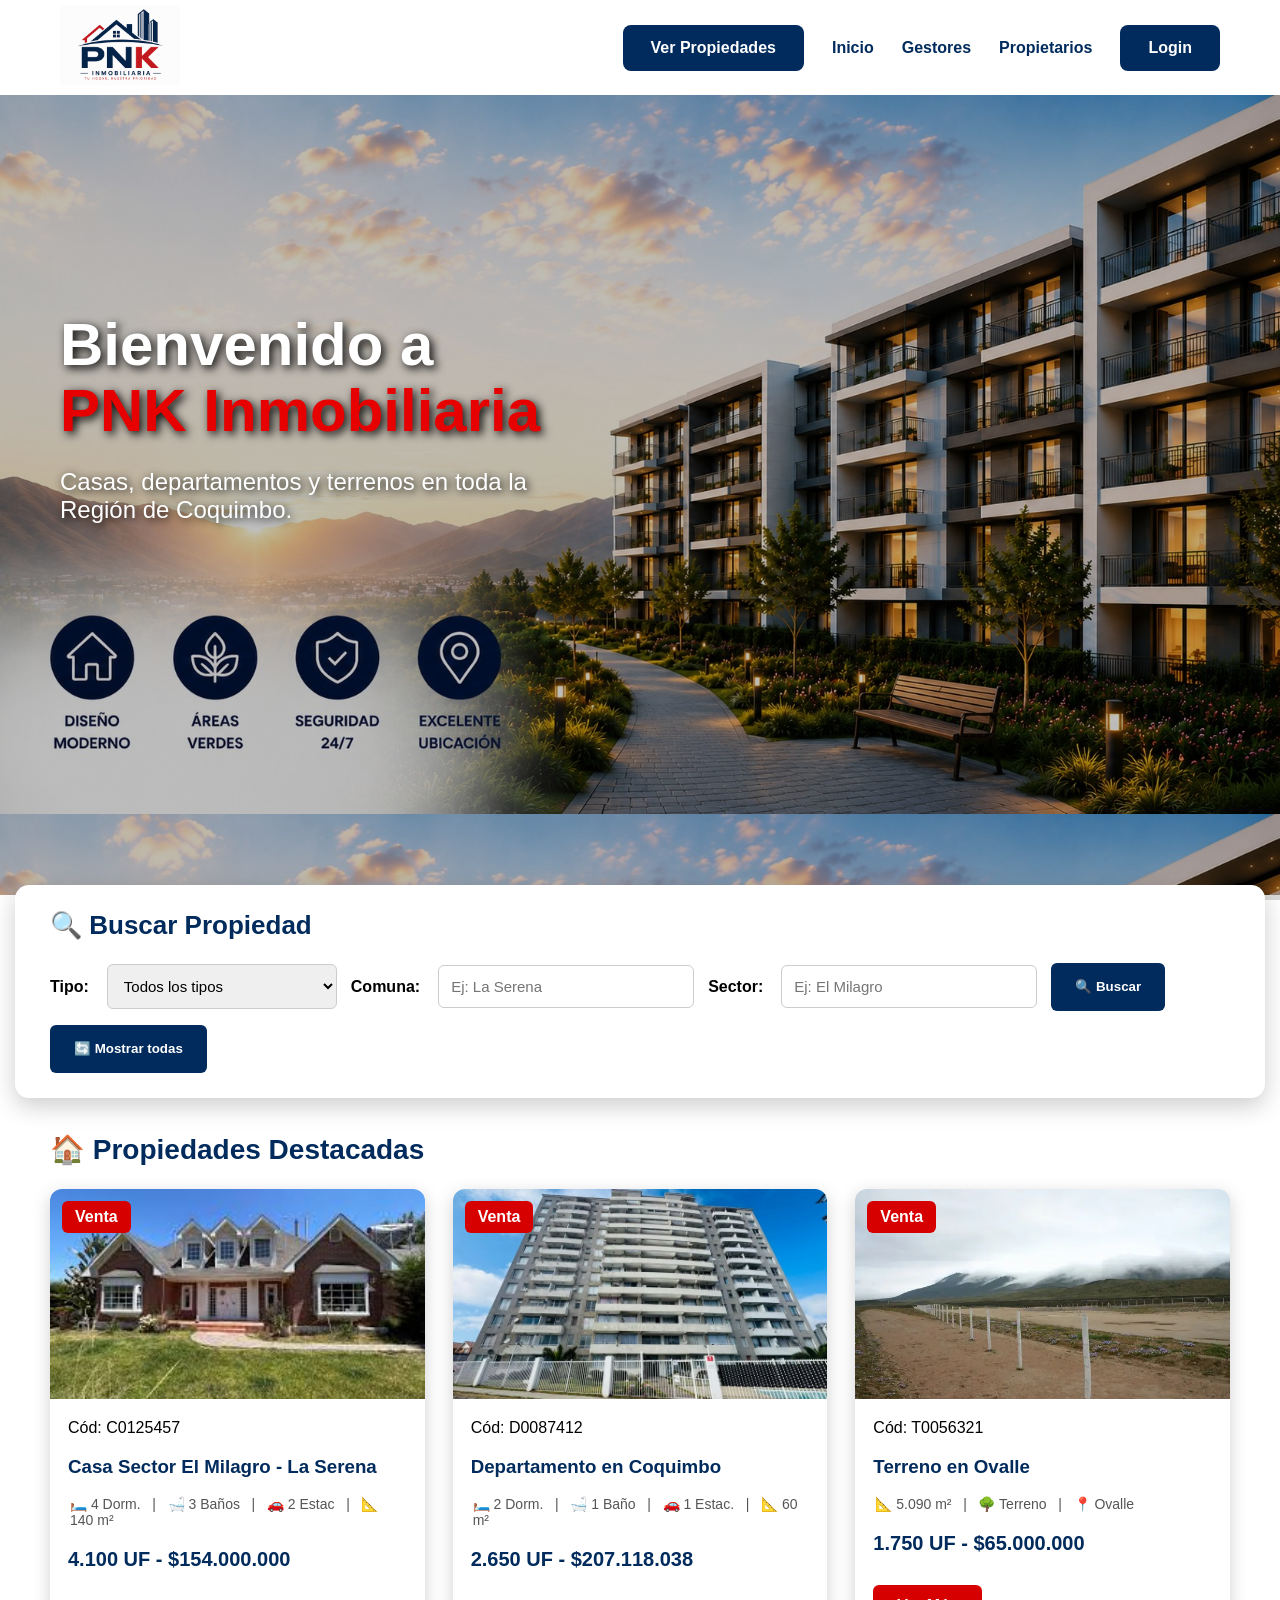
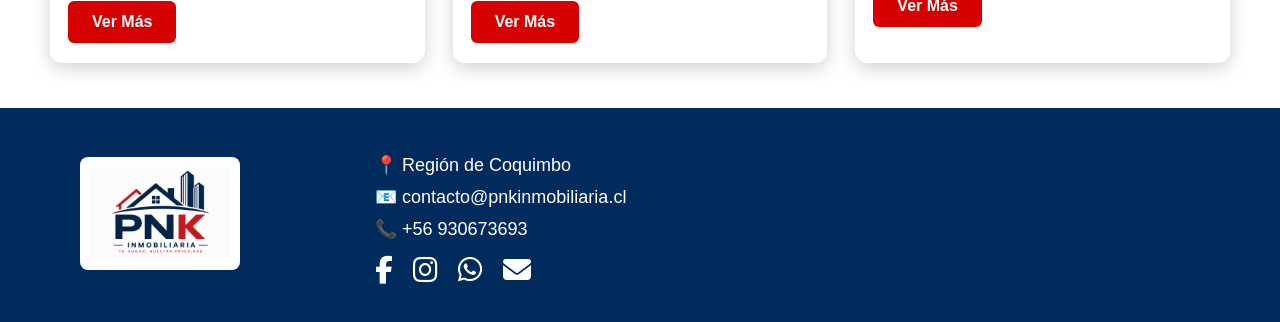
<file: index.html>
<!DOCTYPE html>
<html lang="es">
<head>
    <meta charset="UTF-8">
    <title>PNK Inmobiliaria</title>
    <link rel="stylesheet" href="css/estilos.css?v=300">
    <link rel="stylesheet"
    href="https://cdnjs.cloudflare.com/ajax/libs/font-awesome/6.5.1/css/all.min.css">
</head>

<body>

<header class="header-principal">
    <div class="logo">
        <img src="img/logo.png" alt="Logo PNK Inmobiliaria">
    </div>
<!-- Menú principal de navegación del sistema PNK Inmobiliaria -->
    <nav class="menu">
    <a href="catalogo.php" class="btn-login">Ver Propiedades</a>
    <a href="index.html">Inicio</a>
    <a href="gestor.php">Gestores</a>
    <a href="propietario.php">Propietarios</a>
    <a href="login.php" class="btn-login">Login</a>
    </nav>
</header>

<section class="hero">
    <div class="hero-contenido">
        <h1>
    Bienvenido a<br>
    <span>PNK Inmobiliaria</span>
</h1>

<p>
    Casas, departamentos y terrenos en toda la Región de Coquimbo.
</p>
    </div>
</section>

<main>

<section class="buscador">

    <h2>🔍 Buscar Propiedad</h2>

    <form action="catalogo.php" method="GET">

        <label>Tipo:</label>

        <select name="tipo" class="inputFiltro">
            <option value="">Todos los tipos</option>
            <option value="Casa">Casa</option>
            <option value="Departamento">Departamento</option>
            <option value="Terreno">Terreno</option>
        </select>

        <label>Comuna:</label>

        <input type="text"
               name="comuna"
               class="inputFiltro"
               placeholder="Ej: La Serena">

        <label>Sector:</label>

        <input type="text"
               name="sector"
               class="inputFiltro"
               placeholder="Ej: El Milagro">

        <button type="submit" class="btnLimpiarFiltros">
            🔍 Buscar
        </button>
        <button type="button"
        class="btnLimpiarFiltros"
        onclick="mostrarTodas()">
    🔄 Mostrar todas
</button>

    </form>

</section>
<section class="propiedades">
    <h2>🏠 Propiedades Destacadas</h2>

    <div class="contenedor-propiedades">

        <article>
            <span class="etiqueta">Venta</span>
            <img src="img/casa1.jpg" alt="Casa en La Serena">
            <p>Cód: C0125457</p>
            <h3>Casa Sector El Milagro - La Serena</h3>
            <div class="datos">
            🛏️ 4 Dorm.
            &nbsp;&nbsp;|&nbsp;&nbsp;
           🛁 3 Baños
            &nbsp;&nbsp;|&nbsp;&nbsp;
            🚗 2 Estac
            &nbsp;&nbsp;|&nbsp;&nbsp;
            📐 140 m²
            </div>

            <p class="precio-destacado">
            4.100 UF - $154.000.000
            </p>
            
            <a href="detalle-casa.html" class="btn-vermas">Ver Más</a>
        </article>

        <article>
            <span class="etiqueta">Venta</span>
            <img src="img/departamento.jpg" alt="Departamento en Coquimbo">
            <p>Cód: D0087412</p>

            <h3>Departamento en Coquimbo</h3>

            <div class="datos">
            🛏️ 2 Dorm.
            &nbsp;&nbsp;|&nbsp;&nbsp;
            🛁 1 Baño
            &nbsp;&nbsp;|&nbsp;&nbsp;
            🚗 1 Estac.
            &nbsp;&nbsp;|&nbsp;&nbsp;
            📐 60 m²
            </div>
            <p class="precio-destacado">
            2.650 UF - $207.118.038
            </p>

            <a href="detalle-departamento.html" class="btn-vermas">Ver Más</a>
            </article>

        <article>
           <span class="etiqueta">Venta</span>

           <img src="img/terreno.jpg" alt="Terreno en Ovalle">

           <p>Cód: T0056321</p>

           <h3>Terreno en Ovalle</h3>

           <div class="datos">
            📐 5.090 m²
            &nbsp;&nbsp;|&nbsp;&nbsp;
            🌳 Terreno
            &nbsp;&nbsp;|&nbsp;&nbsp;
            📍 Ovalle
           </div>

           <p class="precio-destacado">
           1.750 UF - $65.000.000
           </p>

           <a href="detalle-terreno.html" class="btn-vermas">
           Ver Más
          </a>
        </article>

    </div>
</section>

</main>

<footer class="footer-principal">

    <div class="footer-logo">
        <img src="img/logo.png" alt="Logo PNK Inmobiliaria">
    </div>

    <div class="footer-info">
        <p>📍 Región de Coquimbo</p>
        <p>📧 contacto@pnkinmobiliaria.cl</p>
        <p>📞 +56 930673693</p>
        

        <div class="redes">

    <a href="#">
        <i class="fab fa-facebook-f"></i>
    </a>

    <a href="#">
        <i class="fab fa-instagram"></i>
    </a>

    <a href="#">
        <i class="fab fa-whatsapp"></i>
    </a>

    <a href="mailto:contacto@pnkinmobiliaria.cl">
        <i class="fas fa-envelope"></i>
    </a>

</div>
    </div>

    <div class="footer-mapa">
        <iframe
            src="https://www.google.com/maps?q=Coquimbo+Chile&output=embed"
            loading="lazy">
        </iframe>
    </div>

</footer>
<script>
document.querySelector(".buscador form").addEventListener("submit", function(e) {
    e.preventDefault();

    let tipo = document.querySelector('select[name="tipo"]').value.toLowerCase();
    let comuna = document.querySelector('input[name="comuna"]').value.toLowerCase().trim();
    let sector = document.querySelector('input[name="sector"]').value.toLowerCase().trim();

    let tarjetas = document.querySelectorAll(".contenedor-propiedades article");
    let encontrados = 0;

    tarjetas.forEach(function(tarjeta) {
        let texto = tarjeta.textContent.toLowerCase();

        let coincideTipo = tipo === "" || texto.includes(tipo);
        let coincideComuna = comuna === "" || texto.includes(comuna);
        let coincideSector = sector === "" || texto.includes(sector);

        if (coincideTipo && coincideComuna && coincideSector) {
            tarjeta.style.display = "block";
            encontrados++;
        } else {
            tarjeta.style.display = "none";
        }
    });

    if (encontrados === 0) {
        alert("No se encontraron propiedades.");
    }
});
function mostrarTodas() {

    document.querySelector('select[name="tipo"]').value = "";
    document.querySelector('input[name="comuna"]').value = "";
    document.querySelector('input[name="sector"]').value = "";

    let tarjetas = document.querySelectorAll(".contenedor-propiedades article");

    tarjetas.forEach(function(tarjeta) {
        tarjeta.style.display = "block";
    });
}
</script>
</body>
</html>
</file>
<file: css/estilos.css>
body{
    font-family: Arial, sans-serif;
    margin: 0;

    background-image:
    linear-gradient(
    rgba(255,255,255,0.85),
    rgba(255,255,255,0.85)),
    url("../img/banner.jpg");

    background-size: cover;
    background-position: center;
    background-attachment: fixed;
}

/* HEADER */

.header-principal{
    height: 95px;
    background: white;
    display: flex;
    justify-content: space-between;
    align-items: center;
    padding: 0 60px;
    box-shadow: 0 2px 10px rgba(0,0,0,0.12);
}

.logo img{
    width: 120px;
}

.menu{
    display: flex;
    align-items: center;
    gap: 28px;
}

.menu a{
    color: #002b5c;
    text-decoration: none;
    font-weight: bold;
}
/* Página actual */
.menu a:first-child{
    color: #cc0000;
}

.menu a:hover{
    color: #d60000;
}

.btn-login{
    background: #002b5c;
    color: white !important;
    padding: 14px 28px;
    border-radius: 8px;
}

/* HERO */

.hero{
    height: 800px;
    background-image:
    linear-gradient(rgba(0,0,0,0.25), rgba(0,0,0,0.25)),
    url("../img/banner.jpg");
    background-size: 101%;
    background-position: center top;
    display: flex;
    align-items: center;
    padding-left: 60px;
}
.hero-contenido{
    max-width: 520px;
    margin-top: -130px;
}
.hero h1{
    color: white;
    font-size: 60px;
    line-height: 1.1;
    text-shadow: 3px 3px 10px black;
    margin: 0;
}

.hero h1 span{
    color: #e60000;
    font-weight: 800;
}

.hero p{
    color: white;
    font-size: 24px;
    text-shadow: 2px 2px 8px black;
}

/* BUSCADOR */

.buscador{
    max-width: 1180px;
    margin: -10px auto 35px auto;
    background: white;
    padding: 25px 35px;
    border-radius: 14px;
    box-shadow: 0 8px 25px rgba(0,0,0,0.20);
    position: relative;
    z-index: 5;
}

.buscador h2{
    color: #002b5c;
    margin-top: 0;
    font-size: 26px;
}

.buscador form{
    display: flex;
    align-items: center;
    gap: 18px;
    flex-wrap: wrap;
}

.buscador label{
    font-weight: bold;
}

.buscador select,
.buscador input{
    padding: 12px;
    border: 1px solid #ccc;
    border-radius: 6px;
}

.buscador button{
    background: #002b5c;
    color: white;
    border: none;
    padding: 13px 35px;
    border-radius: 6px;
    font-weight: bold;
    cursor: pointer;
}

.buscador button:hover{
    background: #d60000;
}

/* PROPIEDADES */

.propiedades{
    max-width: 1180px;
    margin: 0 auto 45px auto;
}

.propiedades h2{
    color: #002b5c;
    font-size: 28px;
}

.contenedor-propiedades{
    display: flex;
    gap: 28px;
}

article{
    background: white;
    width: 33.3%;
    border-radius: 12px;
    overflow: hidden;
    box-shadow: 0 5px 18px rgba(0,0,0,0.18);
    position: relative;
    transition: 0.3s;
}

article:hover{
    transform: translateY(-5px);
}

article img{
    width: 100%;
    height: 210px;
    object-fit: cover;
}

article p,
article h3{
    padding: 0 18px;
}

article h3{
    color: #002b5c;
}

article strong{
    color: #e60000;
}

article a{
    display: inline-block;
    background: #d60000;
    color: white;
    text-decoration: none;
    padding: 12px 24px;
    border-radius: 6px;
    margin: 10px 18px 20px 18px;
    font-weight: bold;
}

article a:hover{
    background: #a80000;
}

.etiqueta{
    position: absolute;
    top: 12px;
    left: 12px;
    background: #d60000;
    color: white;
    padding: 7px 13px;
    border-radius: 6px;
    font-weight: bold;
}

/* FOOTER */

.footer-principal{
    background:#002b5c;
    color:white;
    display:grid;
    grid-template-columns:1fr 1.5fr 1.5fr;
    gap:30px;
    align-items:center;
    padding:35px 80px;
}

.footer-logo img{
    width:140px;
    background:white;
    padding:10px;
    border-radius:8px;
}

.footer-info p{
    margin:10px 0;
    font-size:18px;
}

.footer-info a{
    color:white;
    text-decoration:none;
}
.redes{
    display:flex;
    gap:20px;
    margin-top:15px;
}

.redes a{
    color:white;
    font-size:28px;
    transition:0.3s;
}

.redes a:hover{
    color:#ffcc00;
    transform:scale(1.15);
}
.footer-mapa iframe{
    width:100%;
    height:140px;
    border:0;
    border-radius:12px;
}
.galeria{
    display: grid;
    grid-template-columns: repeat(4, 1fr);
    gap: 15px;
    margin: 20px;
}

.galeria img{
    width: 100%;
    height: 250px;
    object-fit: cover;
    border-radius: 10px;
    box-shadow: 0 3px 10px rgba(0,0,0,0.2);
}
.ubicacion{
    max-width: 1200px;
    margin: 30px auto;
    padding: 20px;
}

.ubicacion h2,
.acciones-propiedad h2{
    color: #002b5c;
    font-size: 28px;
}

.ubicacion iframe{
    width: 100%;
    height: 420px;
    border: 0;
    border-radius: 15px;
    box-shadow: 0 5px 18px rgba(0,0,0,0.18);
}

.acciones-propiedad{
    max-width: 1200px;
    margin: 30px auto;
    padding: 25px;
    background: white;
    border-radius: 15px;
    box-shadow: 0 5px 18px rgba(0,0,0,0.15);
}

.acciones-propiedad button{
    background: #002b5c;
    color: white;
    border: none;
    padding: 12px 22px;
    margin: 8px;
    border-radius: 8px;
    font-weight: bold;
    cursor: pointer;
}

.acciones-propiedad button:hover{
    background: #d60000;
}

.btn-visita{
    background: #d60000 !important;
}

.volver{
    display: inline-block;
    margin-top: 15px;
    color: #002b5c;
    font-weight: bold;
    text-decoration: none;
}
.detalle-info{
    max-width: 1200px;
    margin: 30px auto;
    display: grid;
    grid-template-columns: 1fr 1fr;
    gap: 25px;
}

.card-detalle{
    background: white;
    padding: 25px;
    border-radius: 15px;
    box-shadow: 0 5px 18px rgba(0,0,0,0.15);
}

.card-detalle h2{
    color: #002b5c;
    margin-top: 0;
}

.card-detalle ul{
    padding-left: 20px;
    line-height: 1.8;
}

.card-detalle p{
    line-height: 1.6;
}

.detalle-info .card-detalle:first-child{
    grid-column: 1 / 3;
}
.titulo-propiedad{
    max-width: 1200px;
    margin: 40px auto 20px auto;
    padding: 0 20px;
}

.titulo-propiedad h1{
    color: #002b5c;
    font-size: 42px;
    margin-bottom: 10px;
}

.codigo{
    font-size: 22px;
    color: #666;
    font-weight: bold;
    margin-bottom: 30px;
}

.titulo-propiedad h2{
    color: #002b5c;
    font-size: 28px;
    border-left: 6px solid #e60000;
    padding-left: 12px;
}
/* CRUD USUARIOS */

.contenedor-usuarios{
    max-width: 1000px;
    margin: 40px auto;
    background: white;
    padding: 40px;
    border-radius: 15px;
    box-shadow: 0 5px 15px rgba(0,0,0,0.15);
}

.contenedor-usuarios h1{
    color: #002b5c;
    text-align: center;
    margin-bottom: 30px;
}

.contenedor-usuarios h2{
    color: #002b5c;
    margin-top: 40px;
}

.contenedor-usuarios form{
    background: transparent;
    box-shadow: none;
    padding: 0;
}

.contenedor-usuarios input,
.contenedor-usuarios select{
    width: 300px;
    padding: 10px;
    border: 1px solid #ccc;
    border-radius: 6px;
}

.contenedor-usuarios table{
    width: 100%;
    border-collapse: collapse;
    margin-top: 20px;
}

.contenedor-usuarios th{
    background: #002b5c;
    color: white;
    padding: 12px;
}

.contenedor-usuarios td{
    padding: 10px;
    border: 1px solid #ddd;
    text-align: center;
}

.contenedor-usuarios button{
    background: #002b5c;
    color: white;
    border: none;
    padding: 10px 15px;
    border-radius: 6px;
    cursor: pointer;
}

.volver{
    display: inline-block;
    margin-top: 20px;
    margin-right: 20px;
    color: #002b5c;
    text-decoration: none;
    font-weight: bold;
}
/* CRUD PROPIEDADES */

.contenedor-propiedades-crud{
    max-width: 1100px;
    margin: 40px auto;
    background: white;
    padding: 40px;
    border-radius: 15px;
    box-shadow: 0 5px 15px rgba(0,0,0,0.15);
}

.contenedor-propiedades-crud h1,
.contenedor-propiedades-crud h2{
    color: #002b5c;
}

.contenedor-propiedades-crud form{
    background: transparent;
    box-shadow: none;
    padding: 0;
}

.contenedor-propiedades-crud input,
.contenedor-propiedades-crud select{
    padding: 10px;
    border: 1px solid #ccc;
    border-radius: 6px;
    margin: 5px;
}

.contenedor-propiedades-crud button{
    background: #002b5c;
    color: white;
    border: none;
    padding: 12px 22px;
    border-radius: 6px;
    font-weight: bold;
    cursor: pointer;
}

.contenedor-propiedades-crud table{
    width: 100%;
    border-collapse: collapse;
    margin-top: 20px;
}

.contenedor-propiedades-crud th{
    background: #002b5c;
    color: white;
    padding: 12px;
}

.contenedor-propiedades-crud td{
    padding: 10px;
    border: 1px solid #ddd;
    text-align: center;
}
.contenedor-propiedades-crud{
    max-width: 1100px;
    margin: 40px auto;
    background: white;
    padding: 40px;
    border-radius: 15px;
    box-shadow: 0 5px 15px rgba(0,0,0,0.15);
}
.precio-destacado{
    font-size: 20px;
    font-weight: bold;
    color: #002b5c;
}
.datos{
    padding: 0 20px;
    color: #555;
    font-size: 14px;
    margin-bottom: 10px;
}
.resumen{
    display:flex;
    gap:20px;
    margin-bottom:30px;
}

.resumen div{
    background:#003366;
    color:white;
    padding:15px 25px;
    border-radius:10px;
    font-weight:bold;
}
.login-contenedor{
    min-height: 100vh;
    display: flex;
    justify-content: center;
    align-items: center;
}

.login-card{
    width: 420px;
    background: white;
    padding: 40px;
    border-radius: 18px;
    box-shadow: 0 8px 25px rgba(0,0,0,0.20);
    text-align: center;
}

.login-card img{
    width: 130px;
    margin-bottom: 15px;
}

.login-card h1{
    color: #002b5c;
    margin-bottom: 25px;
}

.login-card form{
    display: flex;
    flex-direction: column;
    gap: 12px;
}

.login-card label{
    text-align: left;
    font-weight: bold;
}

.login-card input{
    padding: 12px;
    border: 1px solid #ccc;
    border-radius: 8px;
}

.login-card button{
    background: #002b5c;
    color: white;
    border: none;
    padding: 13px;
    border-radius: 8px;
    font-weight: bold;
    margin-top: 10px;
}

.login-card a{
    display: block;
    margin-top: 15px;
    color: #002b5c;
    font-weight: bold;
    text-decoration: none;
}
.dashboard{
    max-width: 1100px;
    margin: 40px auto;
    padding: 35px;
    text-align: center;
    background: white;
    border-radius: 18px;
    box-shadow: 0 8px 25px rgba(0,0,0,0.18);
}

.logo-dashboard{
    width: 140px;
    margin-bottom: 15px;
}

.dashboard h1{
    color: #002b5c;
    font-size: 38px;
    margin-bottom: 10px;
}

.dashboard p{
    font-size: 18px;
    color: #333;
}

.dashboard-menu{
    display: grid;
    grid-template-columns: repeat(2, 1fr);
    gap: 25px;
    margin-top: 35px;
}

.card-dashboard{
    background: #002b5c;
    color: white;
    padding: 30px;
    border-radius: 16px;
    text-decoration: none;
    box-shadow: 0 6px 18px rgba(0,0,0,0.20);
    transition: 0.3s;
}

.card-dashboard:hover{
    background: #004080;
    transform: translateY(-5px);
}

.card-dashboard h2{
    margin: 10px 0;
    font-size: 24px;
}

.card-dashboard p{
    color: white;
    font-size: 15px;
}

.cerrar-dashboard{
    display: inline-block;
    margin-top: 35px;
    background: #cc0000;
    color: white;
    padding: 14px 35px;
    border-radius: 10px;
    text-decoration: none;
    font-weight: bold;
}

.cerrar-dashboard:hover{
    background: #990000;
}
/* BOTONES CRUD USUARIOS */

/* BOTONES EDITAR / ELIMINAR USUARIOS */

.contenedor-usuarios a.btnEditarUsuario{
    background-color:#003366 !important;
    color:#fff !important;
    padding:10px 16px !important;
    border-radius:8px !important;
    text-decoration:none !important;
    font-weight:bold !important;
    display:inline-block !important;
}

.contenedor-usuarios a.btnEliminarUsuario{
    background-color:#cc0000 !important;
    color:#fff !important;
    padding:10px 16px !important;
    border-radius:8px !important;
    text-decoration:none !important;
    font-weight:bold !important;
    display:inline-block !important;
}

.contenedor-usuarios a.btnEditarUsuario:hover{
    background-color:#004d99 !important;
}

.contenedor-usuarios a.btnEliminarUsuario:hover{
    background-color:#990000 !important;
}
input[type=number]::-webkit-outer-spin-button,
input[type=number]::-webkit-inner-spin-button{
    -webkit-appearance: none;
    margin: 0;
}

input[type=number]{
    -moz-appearance: textfield;
    appearance: textfield;
}
.btnEditar{
    background:#003366 !important;
    color:white !important;
    padding:10px 16px !important;
    border-radius:8px !important;
    text-decoration:none !important;
    font-weight:bold !important;
    display:inline-block !important;
    margin:3px;
}

.btnEliminar{
    background:#cc0000 !important;
    color:white !important;
    padding:10px 16px !important;
    border-radius:8px !important;
    text-decoration:none !important;
    font-weight:bold !important;
    display:inline-block !important;
    margin:3px;
}
.btnLogout{
    background:#dc3545;
    color:white;
    padding:10px 18px;
    border-radius:8px;
    text-decoration:none;
    font-weight:bold;
}

.btnLogout:hover{
    background:#bb2d3b;
}
.contenedor-editar{
    max-width: 650px;
    margin: 50px auto;
    background: white;
    padding: 35px;
    border-radius: 14px;
    box-shadow: 0 8px 20px rgba(0,0,0,0.15);
}

.contenedor-editar h1{
    color: #003366;
    text-align: center;
    margin-bottom: 30px;
}

.contenedor-editar label{
    font-weight: bold;
    color: #003366;
}

.contenedor-editar input,
.contenedor-editar select{
    width: 100%;
    padding: 12px;
    margin: 8px 0 18px 0;
    border: 1px solid #ccc;
    border-radius: 8px;
    font-size: 15px;
}

.contenedor-editar button{
    background: #003366;
    color: white;
    padding: 12px 22px;
    border: none;
    border-radius: 8px;
    font-weight: bold;
    cursor: pointer;
}

.contenedor-editar button:hover{
    background: #001f3f;
}

.contenedor-editar a{
    margin-left: 10px;
    text-decoration: none;
    color: #cc0000;
    font-weight: bold;
}
.cabeceraUsuarios{
    display:flex;
    justify-content:space-between;
    align-items:center;
}

.btnNuevoUsuario{
    background:#0d6efd;
    color:white;
    border:none;
    padding:12px 20px;
    border-radius:8px;
    cursor:pointer;
    font-weight:bold;
}

.btnNuevoUsuario:hover{
    background:#0b5ed7;
}

.buscadorUsuarios{
    width:350px;
    padding:12px;
    border:1px solid #ccc;
    border-radius:8px;
    font-size:15px;
}
.btnNuevaPropiedad{
    background:#0d6efd;
    color:white;
    border:none;
    padding:12px 20px;
    border-radius:8px;
    cursor:pointer;
    font-weight:bold;
}

.btnNuevaPropiedad:hover{
    background:#0b5ed7;
}

.buscadorPropiedades{
    width:420px;
    padding:12px;
    border:1px solid #ccc;
    border-radius:8px;
    font-size:15px;
}

.tabla-responsive{
    width:100%;
    overflow-x:auto;
}

#tablaPropiedades td,
#tablaPropiedades th{
    padding:12px;
    text-align:center;
    vertical-align:middle;
}

#tablaPropiedades img{
    width:90px;
    height:65px;
    object-fit:cover;
    border-radius:6px;
}

.btnEditar,
.btnEliminar{
    display:block;
    width:100px;
    margin:6px auto;
    text-align:center;
}
.badgeEstado {
    display: inline-block;
    background-color: #e8f1ff;
    color: #003366;
    padding: 8px 14px;
    border-radius: 20px;
    font-weight: bold;
    font-size: 14px;
    white-space: nowrap;
}

td .btnEditar,
td .btnEliminar {
    display: block;
    margin: 8px auto;
    text-align: center;
}
.barraFiltros {
    display: flex;
    gap: 12px;
    align-items: center;
    margin: 25px 0;
}

.inputFiltro {
    width: 420px;
    padding: 13px 16px;
    border: 1px solid #cfd8e3;
    border-radius: 10px;
    font-size: 15px;
}

.btnLimpiarFiltros {
    background-color: #003366;
    color: white;
    border: none;
    padding: 13px 18px;
    border-radius: 10px;
    font-weight: bold;
    cursor: pointer;
}

.btnLimpiarFiltros:hover {
    background-color: #00509e;
}
.resumenPropiedades {
    display: flex;
    gap: 20px;
    margin: 35px 0 30px 0;
    flex-wrap: wrap;
}

.cardResumen {
    background: #ffffff;
    border: 1px solid #d9e8ff;
    border-radius: 14px;
    padding: 20px 30px;
    min-width: 210px;
    box-shadow: 0 8px 22px rgba(0,0,0,0.08);
}

.cardResumen h3 {
    color: #003366;
    font-size: 17px;
    margin-bottom: 12px;
}

.cardResumen p {
    font-size: 28px;
    font-weight: bold;
    margin: 0;
}
.resumenPropiedades {
    display: flex !important;
    gap: 20px;
    margin: 30px 0;
    flex-wrap: wrap;
}

.cardResumen {
    flex: 1;
    min-width: 180px;
    background: #ffffff;
    border: 1px solid #d9e8ff;
    border-radius: 14px;
    padding: 20px 25px;
    box-shadow: 0 8px 22px rgba(0, 0, 0, 0.08);
}

.cardResumen h3 {
    color: #003366;
    font-size: 17px;
    margin: 0 0 12px 0;
}

.cardResumen p {
    font-size: 28px;
    font-weight: bold;
    margin: 0;
}
/* ESTADOS DE USUARIOS */

.estado-usuario {
    display: inline-block;
    padding: 7px 14px;
    border-radius: 20px;
    font-size: 14px;
    font-weight: bold;
}

.estado-activo {
    background: #dff5e5;
    color: #198754;
}

.estado-pendiente {
    background: #fff3cd;
    color: #997404;
}

.estado-bloqueado {
    background: #f8d7da;
    color: #b02a37;
}
.barraFiltrosInicio {
    display: flex;
    gap: 18px;
    align-items: center;
    justify-content: center;
    flex-wrap: wrap;
}

.barraFiltrosInicio .inputFiltro {
    min-width: 260px;
}
.buscador form {
    display: flex;
    align-items: center;
    gap: 14px;
    flex-wrap: wrap;
}

.buscador label {
    font-weight: bold;
    margin-right: 4px;
}

.buscador .inputFiltro {
    width: 230px;
    min-width: 230px;
}

.buscador .btnLimpiarFiltros {
    height: 48px;
    padding: 0 24px;
}
.carrusel-detalle {
    position: relative;
    max-width: 900px;
    margin: 25px auto;
}

.carrusel-detalle img {
    width: 100%;
    height: 480px;
    object-fit: cover;
    border-radius: 14px;
    box-shadow: 0 8px 25px rgba(0,0,0,0.18);
}

.flecha {
    position: absolute;
    top: 50%;
    transform: translateY(-50%);
    background: #003366;
    color: white;
    border: none;
    font-size: 32px;
    padding: 10px 18px;
    border-radius: 50%;
    cursor: pointer;
}

.izquierda {
    left: 15px;
}

.derecha {
    right: 15px;
}
</file>
